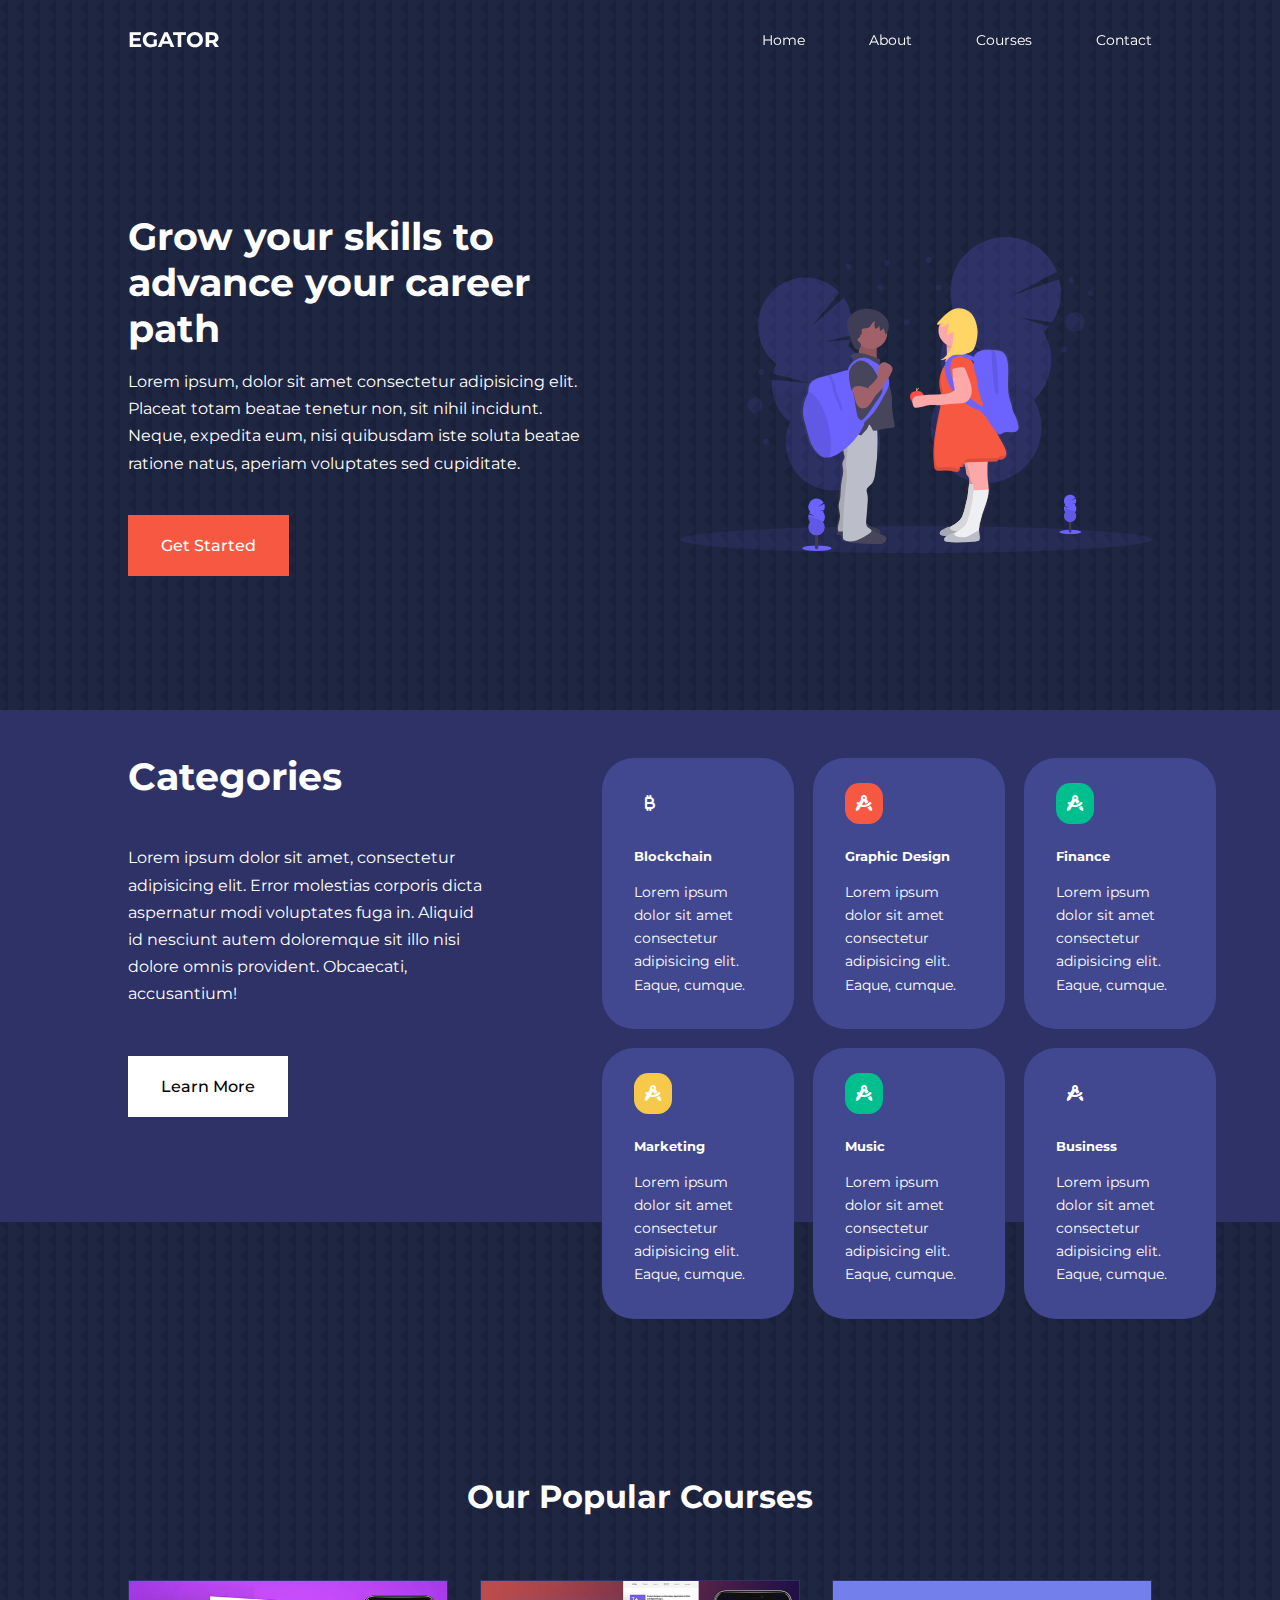
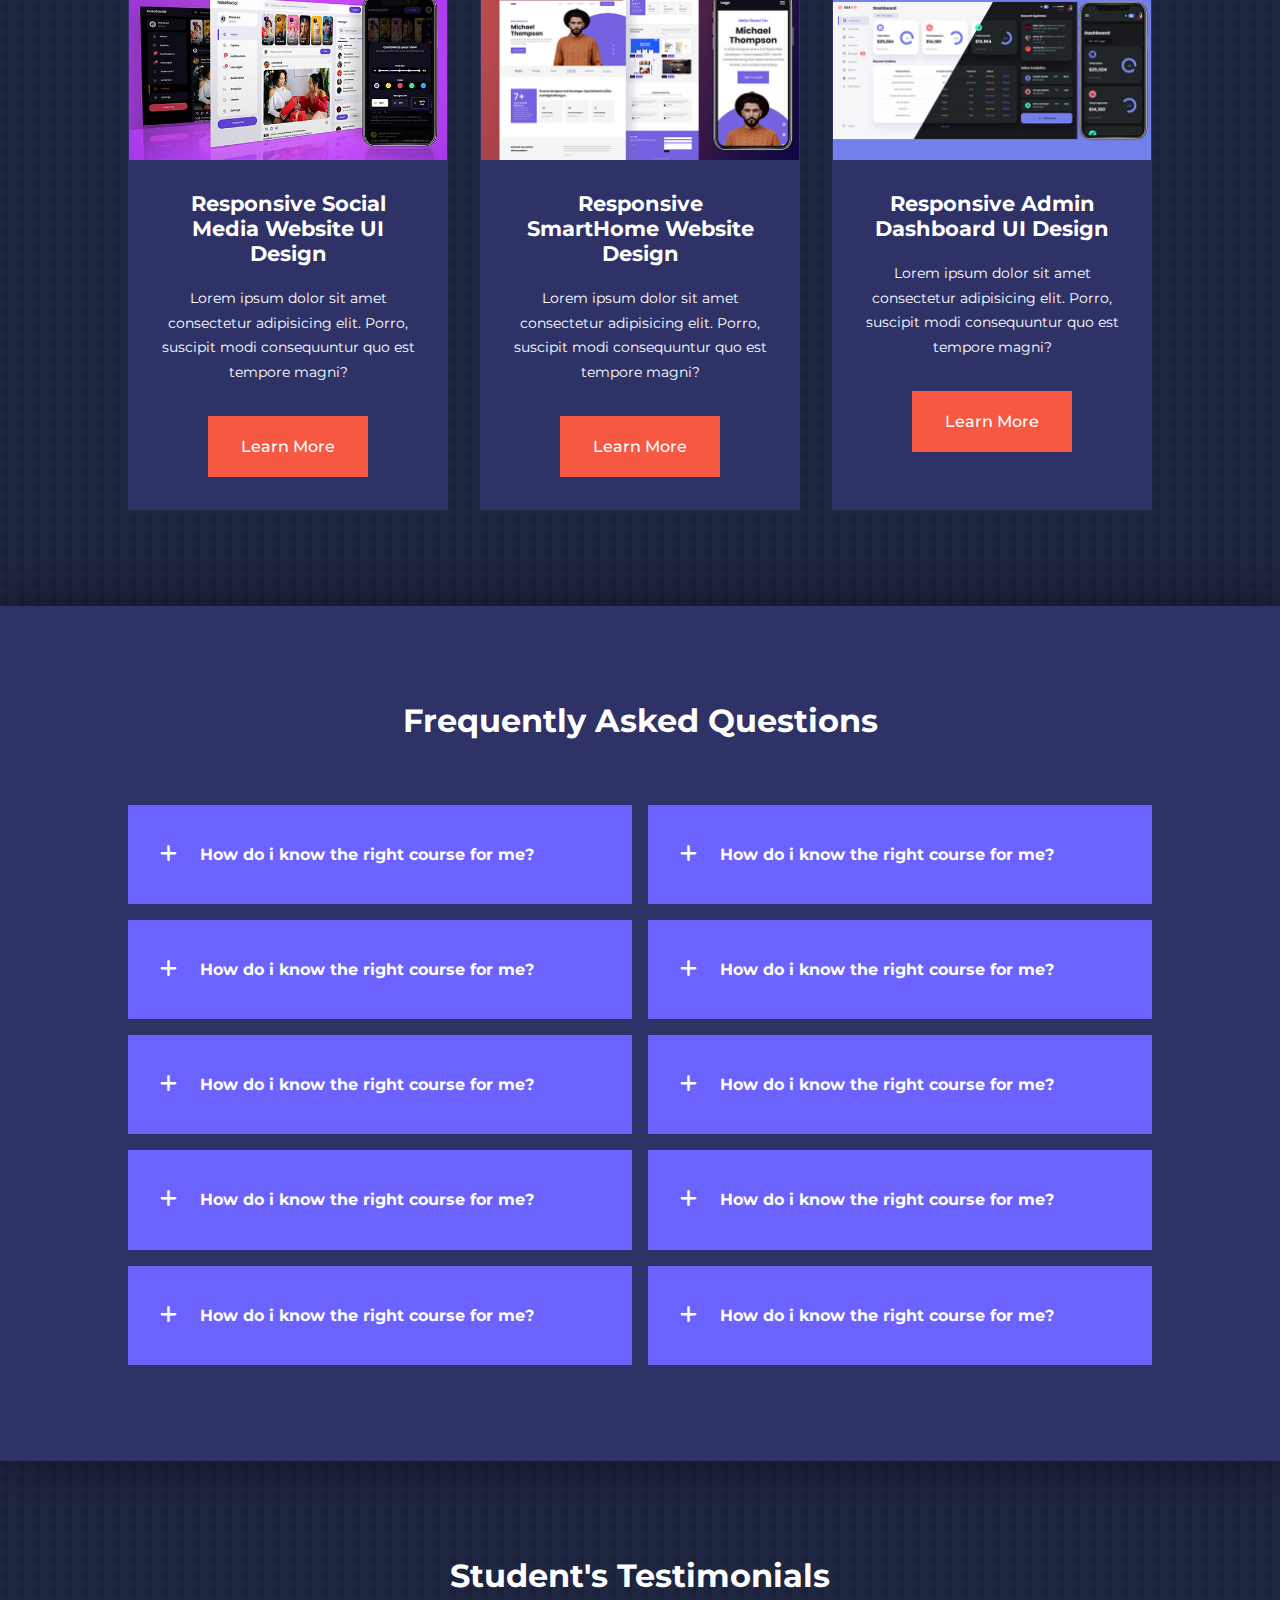
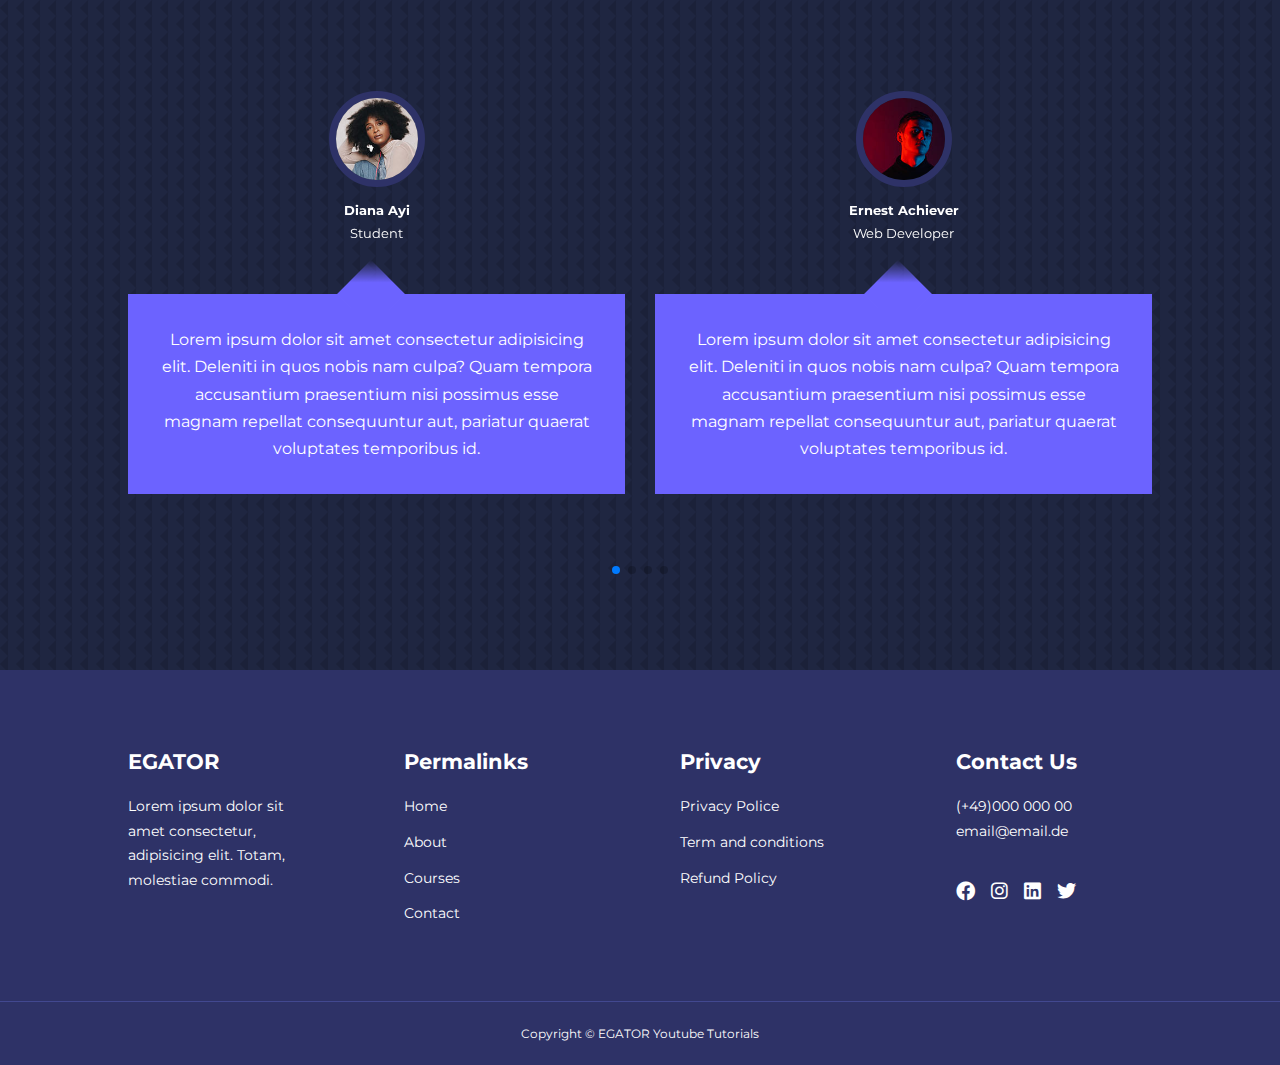
<file: index.html>
<!DOCTYPE html>
<html lang="en">
  <head>
    <meta charset="UTF-8" />
    <meta http-equiv="X-UA-Compatible" content="IE=edge" />
    <meta name="viewport" content="width=device-width, initial-scale=1.0" />
    <!-- Style CSS  -->
    <link rel="stylesheet" href="./css/style.css" />

    <!-- Tablet Media Query CSS  -->
    <link rel="stylesheet" href="./css/tablet-media.css" />

    <!-- Mobile Media Query CSS  -->
    <link rel="stylesheet" href="./css/mobile-media.css" />

    <!-- Fontawesome icons-->
    <link
      rel="stylesheet"
      href="https://cdnjs.cloudflare.com/ajax/libs/font-awesome/6.0.0/css/all.min.css"
    />

    <!-- Google font MONTSERRAT  -->
    <link rel="preconnect" href="https://fonts.googleapis.com" />
    <link rel="preconnect" href="https://fonts.gstatic.com" crossorigin />
    <link
      href="https://fonts.googleapis.com/css2?family=Aladin&family=Montserrat:wght@300;400;500;600;700;800;900&display=swap"
      rel="stylesheet"
    />

    <link
      rel="stylesheet"
      href="https://cdn.jsdelivr.net/npm/swiper@9/swiper-bundle.min.css"
    />

    <!-- Swiper JS  -->
    <title>Education App</title>
  </head>
  <body style="background-image: url('./images/bg-texture.png')">
    <!-- <<<<<<<<<<<< NAVBAR >>>>>>>>>>>>> -->
    <nav>
      <div class="container nav__container">
        <a href="index.html"><h4>EGATOR</h4></a>
        <ul class="nav__menu">
          <li><a href="index.html">Home</a></li>
          <li><a href="about.html">About</a></li>
          <li><a href="courses.html">Courses</a></li>
          <li><a href="contact.html">Contact</a></li>
        </ul>

        <button id="open-menu-btn"><i class="fa-solid fa-bars"></i></button>
        <button id="close-menu-btn">
          <i class="fa-solid fa-xmark"></i>
        </button>
      </div>
    </nav>

    <!-- <<<<<<<<<<<< HEADER >>>>>>>>>>>>> -->
    <header>
      <div class="container header__container">
        <div class="header__left">
          <h1>Grow your skills to advance your career path</h1>
          <p>
            Lorem ipsum, dolor sit amet consectetur adipisicing elit. Placeat
            totam beatae tenetur non, sit nihil incidunt. Neque, expedita eum,
            nisi quibusdam iste soluta beatae ratione natus, aperiam voluptates
            sed cupiditate.
          </p>
          <a href="courses.html" class="btn btn-primary">Get Started</a>
        </div>

        <div class="header__right">
          <div class="header__right-image">
            <img src="./images/header.svg" alt="" />
          </div>
        </div>
      </div>
    </header>

    <!-- <<<<<<<<<<<< CATEGORIES >>>>>>>>>>>>> -->
    <section class="categories">
      <div class="container categories__container">
        <div class="categories__left">
          <h1>Categories</h1>
          <p>
            Lorem ipsum dolor sit amet, consectetur adipisicing elit. Error
            molestias corporis dicta aspernatur modi voluptates fuga in. Aliquid
            id nesciunt autem doloremque sit illo nisi dolore omnis provident.
            Obcaecati, accusantium!
          </p>
          <a href="#" class="btn">Learn More</a>
        </div>
        <div class="categories__right">
          <article class="category">
            <span class="category__icon"
              ><i class="fa-sharp fa-solid fa-bitcoin-sign"></i
            ></span>
            <h5>Blockchain</h5>
            <p>
              Lorem ipsum dolor sit amet consectetur adipisicing elit. Eaque,
              cumque.
            </p>
          </article>

          <article class="category">
            <span class="category__icon">
              <i class="fa-solid fa-compass-drafting"></i>
            </span>
            <h5>Graphic Design</h5>
            <p>
              Lorem ipsum dolor sit amet consectetur adipisicing elit. Eaque,
              cumque.
            </p>
          </article>

          <article class="category">
            <span class="category__icon">
              <i class="fa-solid fa-compass-drafting"></i>
            </span>
            <h5>Finance</h5>
            <p>
              Lorem ipsum dolor sit amet consectetur adipisicing elit. Eaque,
              cumque.
            </p>
          </article>

          <article class="category">
            <span class="category__icon">
              <i class="fa-solid fa-compass-drafting"></i>
            </span>
            <h5>Marketing</h5>
            <p>
              Lorem ipsum dolor sit amet consectetur adipisicing elit. Eaque,
              cumque.
            </p>
          </article>

          <article class="category">
            <span class="category__icon">
              <i class="fa-solid fa-compass-drafting"></i>
            </span>
            <h5>Music</h5>
            <p>
              Lorem ipsum dolor sit amet consectetur adipisicing elit. Eaque,
              cumque.
            </p>
          </article>

          <article class="category">
            <span class="category__icon">
              <i class="fa-solid fa-compass-drafting"></i>
            </span>
            <h5>Business</h5>
            <p>
              Lorem ipsum dolor sit amet consectetur adipisicing elit. Eaque,
              cumque.
            </p>
          </article>
        </div>
      </div>
    </section>

    <!-- <<<<<<<<<<<< COURSES >>>>>>>>>>>>> -->
    <section class="courses">
      <h2>Our Popular Courses</h2>
      <div class="container courses__container">
        <article class="course">
          <div class="course__image">
            <img src="./images/course1.jpg" alt="" />
          </div>
          <div class="course__info">
            <h4>Responsive Social Media Website UI Design</h4>
            <p>
              Lorem ipsum dolor sit amet consectetur adipisicing elit. Porro,
              suscipit modi consequuntur quo est tempore magni?
            </p>
            <a href="course.html" class="btn btn-primary">Learn More</a>
          </div>
        </article>

        <article class="course">
          <div class="course__image">
            <img src="./images/course2.jpg" alt="" />
          </div>
          <div class="course__info">
            <h4>Responsive SmartHome Website Design</h4>
            <p>
              Lorem ipsum dolor sit amet consectetur adipisicing elit. Porro,
              suscipit modi consequuntur quo est tempore magni?
            </p>
            <a href="course.html" class="btn btn-primary">Learn More</a>
          </div>
        </article>

        <article class="course">
          <div class="course__image">
            <img src="./images/course3.jpg" alt="" />
          </div>
          <div class="course__info">
            <h4>Responsive Admin Dashboard UI Design</h4>
            <p>
              Lorem ipsum dolor sit amet consectetur adipisicing elit. Porro,
              suscipit modi consequuntur quo est tempore magni?
            </p>
            <a href="course.html" class="btn btn-primary">Learn More</a>
          </div>
        </article>
      </div>
    </section>

    <!-- <<<<<<<<<<<< FAQS >>>>>>>>>>>>> -->
    <section class="faqs">
      <h2>Frequently Asked Questions</h2>
      <div class="container faqs__container">
        <article class="faq">
          <div class="faq__icon"><i class="fa-solid fa-plus"></i></div>
          <div class="question__answer">
            <h4>How do i know the right course for me?</h4>
            <p>
              Lorem ipsum dolor sit amet consectetur adipisicing elit. Veniam
              dolorem molestiae sunt architecto? Harum dolorem ipsum cumque enim
              exercitationem dolor debitis corporis voluptas obcaecati?
              Reprehenderit iste beatae quidem sint et.
            </p>
          </div>
        </article>

        <article class="faq">
          <div class="faq__icon"><i class="fa-solid fa-plus"></i></div>
          <div class="question__answer">
            <h4>How do i know the right course for me?</h4>
            <p>
              Lorem ipsum dolor sit amet consectetur adipisicing elit. Veniam
              dolorem molestiae sunt architecto? Harum dolorem ipsum cumque enim
              exercitationem dolor debitis corporis voluptas obcaecati?
              Reprehenderit iste beatae quidem sint et.
            </p>
          </div>
        </article>

        <article class="faq">
          <div class="faq__icon"><i class="fa-solid fa-plus"></i></div>
          <div class="question__answer">
            <h4>How do i know the right course for me?</h4>
            <p>
              Lorem ipsum dolor sit amet consectetur adipisicing elit. Veniam
              dolorem molestiae sunt architecto? Harum dolorem ipsum cumque enim
              exercitationem dolor debitis corporis voluptas obcaecati?
              Reprehenderit iste beatae quidem sint et.
            </p>
          </div>
        </article>

        <article class="faq">
          <div class="faq__icon"><i class="fa-solid fa-plus"></i></div>
          <div class="question__answer">
            <h4>How do i know the right course for me?</h4>
            <p>
              Lorem ipsum dolor sit amet consectetur adipisicing elit. Veniam
              dolorem molestiae sunt architecto? Harum dolorem ipsum cumque enim
              exercitationem dolor debitis corporis voluptas obcaecati?
              Reprehenderit iste beatae quidem sint et.
            </p>
          </div>
        </article>

        <article class="faq">
          <div class="faq__icon"><i class="fa-solid fa-plus"></i></div>
          <div class="question__answer">
            <h4>How do i know the right course for me?</h4>
            <p>
              Lorem ipsum dolor sit amet consectetur adipisicing elit. Veniam
              dolorem molestiae sunt architecto? Harum dolorem ipsum cumque enim
              exercitationem dolor debitis corporis voluptas obcaecati?
              Reprehenderit iste beatae quidem sint et.
            </p>
          </div>
        </article>

        <article class="faq">
          <div class="faq__icon"><i class="fa-solid fa-plus"></i></div>
          <div class="question__answer">
            <h4>How do i know the right course for me?</h4>
            <p>
              Lorem ipsum dolor sit amet consectetur adipisicing elit. Veniam
              dolorem molestiae sunt architecto? Harum dolorem ipsum cumque enim
              exercitationem dolor debitis corporis voluptas obcaecati?
              Reprehenderit iste beatae quidem sint et.
            </p>
          </div>
        </article>

        <article class="faq">
          <div class="faq__icon"><i class="fa-solid fa-plus"></i></div>
          <div class="question__answer">
            <h4>How do i know the right course for me?</h4>
            <p>
              Lorem ipsum dolor sit amet consectetur adipisicing elit. Veniam
              dolorem molestiae sunt architecto? Harum dolorem ipsum cumque enim
              exercitationem dolor debitis corporis voluptas obcaecati?
              Reprehenderit iste beatae quidem sint et.
            </p>
          </div>
        </article>

        <article class="faq">
          <div class="faq__icon"><i class="fa-solid fa-plus"></i></div>
          <div class="question__answer">
            <h4>How do i know the right course for me?</h4>
            <p>
              Lorem ipsum dolor sit amet consectetur adipisicing elit. Veniam
              dolorem molestiae sunt architecto? Harum dolorem ipsum cumque enim
              exercitationem dolor debitis corporis voluptas obcaecati?
              Reprehenderit iste beatae quidem sint et.
            </p>
          </div>
        </article>

        <article class="faq">
          <div class="faq__icon"><i class="fa-solid fa-plus"></i></div>
          <div class="question__answer">
            <h4>How do i know the right course for me?</h4>
            <p>
              Lorem ipsum dolor sit amet consectetur adipisicing elit. Veniam
              dolorem molestiae sunt architecto? Harum dolorem ipsum cumque enim
              exercitationem dolor debitis corporis voluptas obcaecati?
              Reprehenderit iste beatae quidem sint et.
            </p>
          </div>
        </article>

        <article class="faq">
          <div class="faq__icon"><i class="fa-solid fa-plus"></i></div>
          <div class="question__answer">
            <h4>How do i know the right course for me?</h4>
            <p>
              Lorem ipsum dolor sit amet consectetur adipisicing elit. Veniam
              dolorem molestiae sunt architecto? Harum dolorem ipsum cumque enim
              exercitationem dolor debitis corporis voluptas obcaecati?
              Reprehenderit iste beatae quidem sint et.
            </p>
          </div>
        </article>
      </div>
    </section>

    <!-- <<<<<<<<<<<< TESTIMONIALS >>>>>>>>>>>>> -->
    <section class="container testimonials__container testimonials__swiper">
      <h2>Student's Testimonials</h2>
      <div class="swiper-wrapper">
        <article class="testimonial swiper-slide">
          <div class="avatar">
            <img src="./images/avatar1.jpg" alt="" />
          </div>
          <div class="testimonial__info">
            <h5>Diana Ayi</h5>
            <small>Student</small>
            <div class="testimonial__body">
              <p>
                Lorem ipsum dolor sit amet consectetur adipisicing elit.
                Deleniti in quos nobis nam culpa? Quam tempora accusantium
                praesentium nisi possimus esse magnam repellat consequuntur aut,
                pariatur quaerat voluptates temporibus id.
              </p>
            </div>
          </div>
        </article>

        <article class="testimonial swiper-slide">
          <div class="avatar">
            <img src="./images/avatar2.jpg" alt="" />
          </div>
          <div class="testimonial__info">
            <h5>Ernest Achiever</h5>
            <small>Web Developer</small>
            <div class="testimonial__body">
              <p>
                Lorem ipsum dolor sit amet consectetur adipisicing elit.
                Deleniti in quos nobis nam culpa? Quam tempora accusantium
                praesentium nisi possimus esse magnam repellat consequuntur aut,
                pariatur quaerat voluptates temporibus id.
              </p>
            </div>
          </div>
        </article>

        <article class="testimonial swiper-slide">
          <div class="avatar">
            <img src="./images/avatar3.jpg" alt="" />
          </div>
          <div class="testimonial__info">
            <h5>Edem Quist</h5>
            <small>Student</small>
            <div class="testimonial__body">
              <p>
                Lorem ipsum dolor sit amet consectetur adipisicing elit.
                Deleniti in quos nobis nam culpa? Quam tempora accusantium
                praesentium nisi possimus esse magnam repellat consequuntur aut,
                pariatur quaerat voluptates temporibus id.
              </p>
            </div>
          </div>
        </article>

        <article class="testimonial swiper-slide">
          <div class="avatar">
            <img src="./images/avatar4.jpg" alt="" />
          </div>
          <div class="testimonial__info">
            <h5>Hajia Bintu</h5>
            <small>Student</small>
            <div class="testimonial__body">
              <p>
                Lorem ipsum dolor sit amet consectetur adipisicing elit.
                Deleniti in quos nobis nam culpa? Quam tempora accusantium
                praesentium nisi possimus esse magnam repellat consequuntur aut,
                pariatur quaerat voluptates temporibus id.
              </p>
            </div>
          </div>
        </article>

        <article class="testimonial swiper-slide">
          <div class="avatar">
            <img src="./images/avatar5.jpg" alt="" />
          </div>
          <div class="testimonial__info">
            <h5>Jane Doe</h5>
            <small>Student</small>
            <div class="testimonial__body">
              <p>
                Lorem ipsum dolor sit amet consectetur adipisicing elit.
                Deleniti in quos nobis nam culpa? Quam tempora accusantium
                praesentium nisi possimus esse magnam repellat consequuntur aut,
                pariatur quaerat voluptates temporibus id.
              </p>
            </div>
          </div>
        </article>
      </div>
      <div class="swiper-pagination"></div>
    </section>

    <!-- <<<<<<<<<<<< FOOTER >>>>>>>>>>>>> -->
    <footer>
      <div class="container footer__container">
        <div class="footer__col-1">
          <a href="index.html" class="footer__logo"><h4>EGATOR</h4></a>
          <p>
            Lorem ipsum dolor sit amet consectetur, adipisicing elit. Totam,
            molestiae commodi.
          </p>
        </div>

        <div class="footer__col-2">
          <h4>Permalinks</h4>
          <ul class="permalinks">
            <li><a href="index.html">Home</a></li>
            <li><a href="about.html">About</a></li>
            <li><a href="courses.html">Courses</a></li>
            <li><a href="contact.html">Contact</a></li>
          </ul>
        </div>

        <div class="footer__col-3">
          <h4>Privacy</h4>
          <ul class="privacy">
            <li><a href="#">Privacy Police</a></li>
            <li><a href="#">Term and conditions</a></li>
            <li><a href="#">Refund Policy</a></li>
          </ul>
        </div>

        <div class="footer__col-4">
          <h4>Contact Us</h4>
          <div>
            <p>(+49)000 000 00</p>
            <p>email@email.de</p>
          </div>

          <ul class="footer__socials">
            <li>
              <a href="#"><i class="fa-brands fa-facebook"></i></a>
            </li>
            <li>
              <a href="#"><i class="fa-brands fa-instagram"></i></a>
            </li>
            <li>
              <a href="#"><i class="fa-brands fa-linkedin"></i></a>
            </li>
            <li>
              <a href="#"><i class="fa-brands fa-twitter"></i></a>
            </li>
          </ul>
        </div>
      </div>

      <div class="footer__copyright">
        <small>Copyright &copy; EGATOR Youtube Tutorials</small>
      </div>
    </footer>

    <script src="script.js"></script>

    <!-- Swiper function  -->
    <script src="https://cdn.jsdelivr.net/npm/swiper@9/swiper-bundle.min.js"></script>
    <script>
      var swiper = new Swiper(".testimonials__swiper", {
        slidesPerView: 1,
        spaceBetween: 30,
        pagination: {
          el: ".swiper-pagination",
          clickable: true,
        },
        // media query >= 600px
        breakpoints: {
          600: {
            slidesPerView: 2,
          },
        },
      });
    </script>
  </body>
</html>
</file>
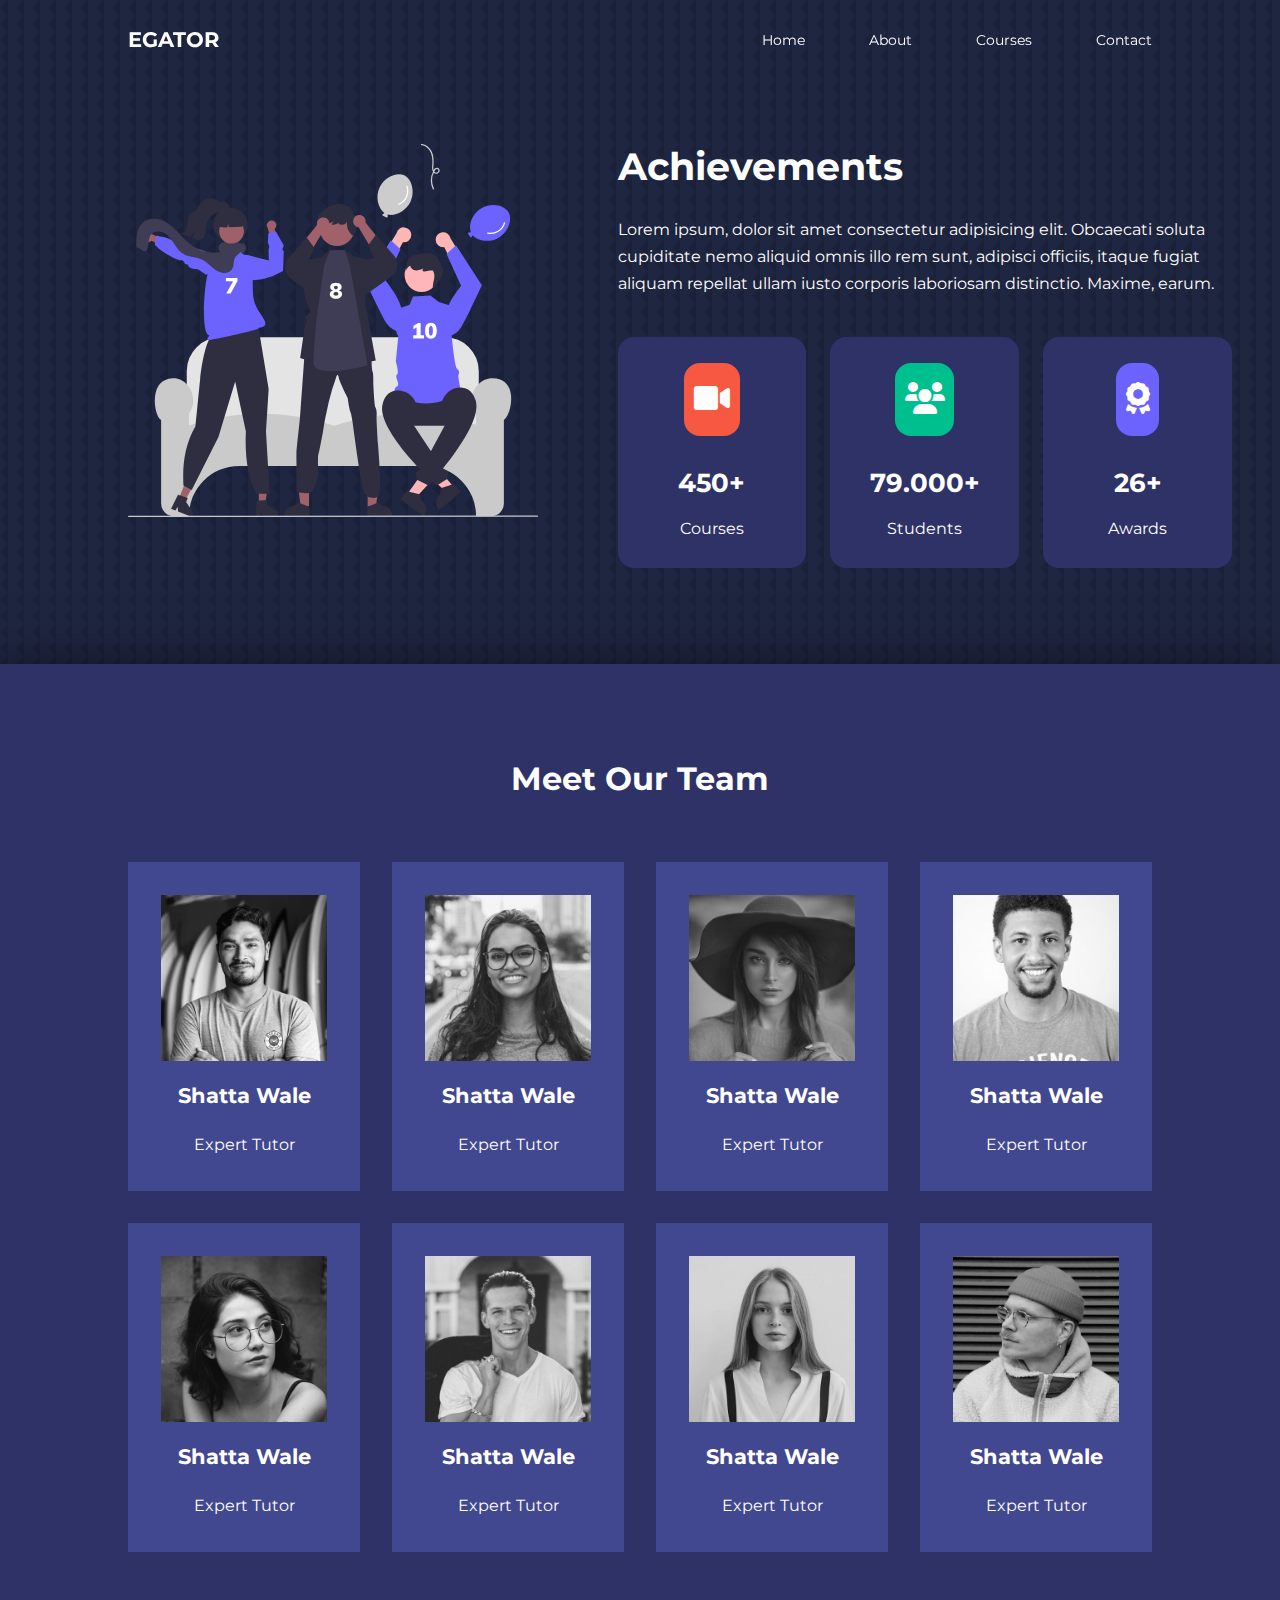
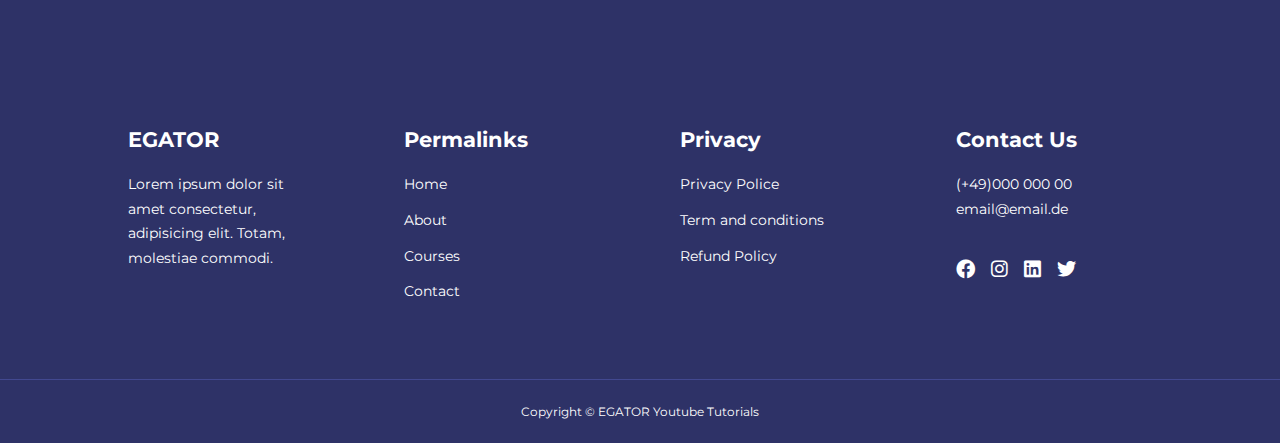
<file: about.html>
<!DOCTYPE html>
<html lang="en">
  <head>
    <meta charset="UTF-8" />
    <meta http-equiv="X-UA-Compatible" content="IE=edge" />
    <meta name="viewport" content="width=device-width, initial-scale=1.0" />
    <!-- Style CSS  -->
    <link rel="stylesheet" href="./css/style.css" />
    <link rel="stylesheet" href="./css/about.css" />

    <!-- Tablet Media Query CSS  -->
    <link rel="stylesheet" href="./css/tablet-media.css" />

    <!-- Mobile Media Query CSS  -->
    <link rel="stylesheet" href="./css/mobile-media.css" />

    <!-- Fontawesome icons-->
    <link
      rel="stylesheet"
      href="https://cdnjs.cloudflare.com/ajax/libs/font-awesome/6.0.0/css/all.min.css"
    />

    <!-- Google font MONTSERRAT  -->
    <link rel="preconnect" href="https://fonts.googleapis.com" />
    <link rel="preconnect" href="https://fonts.gstatic.com" crossorigin />
    <link
      href="https://fonts.googleapis.com/css2?family=Aladin&family=Montserrat:wght@300;400;500;600;700;800;900&display=swap"
      rel="stylesheet"
    />

    <title>Education App</title>
  </head>
  <body style="background-image: url('./images/bg-texture.png')">
    <!-- <<<<<<<<<<<< NAVBAR >>>>>>>>>>>>> -->
    <nav>
      <div class="container nav__container">
        <a href="index.html"><h4>EGATOR</h4></a>
        <ul class="nav__menu">
          <li><a href="index.html">Home</a></li>
          <li><a href="about.html">About</a></li>
          <li><a href="courses.html">Courses</a></li>
          <li><a href="contact.html">Contact</a></li>
        </ul>

        <button id="open-menu-btn"><i class="fa-solid fa-bars"></i></button>
        <button id="close-menu-btn">
          <i class="fa-solid fa-xmark"></i>
        </button>
      </div>
    </nav>

    <!-- <<<<<<<<<<<< ACHIEVEMENTS >>>>>>>>>>>>> -->
    <section class="about__achievements">
      <div class="container about__achievements-container">
        <div class="about__achievements-left">
          <img src="./images/about achievements.svg" alt="" />
        </div>
        <div class="about__achievements-right">
          <h1>Achievements</h1>
          <p>
            Lorem ipsum, dolor sit amet consectetur adipisicing elit. Obcaecati
            soluta cupiditate nemo aliquid omnis illo rem sunt, adipisci
            officiis, itaque fugiat aliquam repellat ullam iusto corporis
            laboriosam distinctio. Maxime, earum.
          </p>
          <div class="achievements__cards">
            <article class="achievements__card">
              <span class="acheivements__icon"
                ><i class="fa-solid fa-video"></i
              ></span>
              <h3>450+</h3>
              <p>Courses</p>
            </article>

            <article class="achievements__card">
              <span class="acheivements__icon"
                ><i class="fa-solid fa-users"></i
              ></span>
              <h3>79.000+</h3>
              <p>Students</p>
            </article>

            <article class="achievements__card">
              <span class="acheivements__icon"
                ><i class="fa-solid fa-award"></i
              ></span>
              <h3>26+</h3>
              <p>Awards</p>
            </article>
          </div>
        </div>
      </div>
    </section>

    <!-- <<<<<<<<<<<< TEAMS >>>>>>>>>>>>> -->
    <section class="team">
      <h2>Meet Our Team</h2>
      <div class="container team-container">
        <article class="team__member">
          <div class="team__member-image">
            <img src="images/tm1.jpg" alt="" />
          </div>
          <div class="team__member-info">
            <h4>Shatta Wale</h4>
            <p>Expert Tutor</p>
          </div>
          <div class="team__member-socials">
            <a href="https://instagram.com" target="_blank"
              ><i class="fa-brands fa-instagram"></i
            ></a>
            <a href="https://twitter.com" target="_blank"
              ><i class="fa-brands fa-twitter"></i
            ></a>
            <a href="https://linkedin.com" target="_blank"
              ><i class="fa-brands fa-linkedin"></i
            ></a>
          </div>
        </article>

        <article class="team__member">
          <div class="team__member-image">
            <img src="images/tm2.jpg" alt="" />
          </div>
          <div class="team__member-info">
            <h4>Shatta Wale</h4>
            <p>Expert Tutor</p>
          </div>
          <div class="team__member-socials">
            <a href="https://instagram.com" target="_blank"
              ><i class="fa-brands fa-instagram"></i
            ></a>
            <a href="https://twitter.com" target="_blank"
              ><i class="fa-brands fa-twitter"></i
            ></a>
            <a href="https://linkedin.com" target="_blank"
              ><i class="fa-brands fa-linkedin"></i
            ></a>
          </div>
        </article>

        <article class="team__member">
          <div class="team__member-image">
            <img src="images/tm3.jpg" alt="" />
          </div>
          <div class="team__member-info">
            <h4>Shatta Wale</h4>
            <p>Expert Tutor</p>
          </div>
          <div class="team__member-socials">
            <a href="https://instagram.com" target="_blank"
              ><i class="fa-brands fa-instagram"></i
            ></a>
            <a href="https://twitter.com" target="_blank"
              ><i class="fa-brands fa-twitter"></i
            ></a>
            <a href="https://linkedin.com" target="_blank"
              ><i class="fa-brands fa-linkedin"></i
            ></a>
          </div>
        </article>

        <article class="team__member">
          <div class="team__member-image">
            <img src="images/tm4.jpg" alt="" />
          </div>
          <div class="team__member-info">
            <h4>Shatta Wale</h4>
            <p>Expert Tutor</p>
          </div>
          <div class="team__member-socials">
            <a href="https://instagram.com" target="_blank"
              ><i class="fa-brands fa-instagram"></i
            ></a>
            <a href="https://twitter.com" target="_blank"
              ><i class="fa-brands fa-twitter"></i
            ></a>
            <a href="https://linkedin.com" target="_blank"
              ><i class="fa-brands fa-linkedin"></i
            ></a>
          </div>
        </article>

        <article class="team__member">
          <div class="team__member-image">
            <img src="images/tm5.jpg" alt="" />
          </div>
          <div class="team__member-info">
            <h4>Shatta Wale</h4>
            <p>Expert Tutor</p>
          </div>
          <div class="team__member-socials">
            <a href="https://instagram.com" target="_blank"
              ><i class="fa-brands fa-instagram"></i
            ></a>
            <a href="https://twitter.com" target="_blank"
              ><i class="fa-brands fa-twitter"></i
            ></a>
            <a href="https://linkedin.com" target="_blank"
              ><i class="fa-brands fa-linkedin"></i
            ></a>
          </div>
        </article>

        <article class="team__member">
          <div class="team__member-image">
            <img src="images/tm6.jpg" alt="" />
          </div>
          <div class="team__member-info">
            <h4>Shatta Wale</h4>
            <p>Expert Tutor</p>
          </div>
          <div class="team__member-socials">
            <a href="https://instagram.com" target="_blank"
              ><i class="fa-brands fa-instagram"></i
            ></a>
            <a href="https://twitter.com" target="_blank"
              ><i class="fa-brands fa-twitter"></i
            ></a>
            <a href="https://linkedin.com" target="_blank"
              ><i class="fa-brands fa-linkedin"></i
            ></a>
          </div>
        </article>

        <article class="team__member">
          <div class="team__member-image">
            <img src="images/tm7.jpg" alt="" />
          </div>
          <div class="team__member-info">
            <h4>Shatta Wale</h4>
            <p>Expert Tutor</p>
          </div>
          <div class="team__member-socials">
            <a href="https://instagram.com" target="_blank"
              ><i class="fa-brands fa-instagram"></i
            ></a>
            <a href="https://twitter.com" target="_blank"
              ><i class="fa-brands fa-twitter"></i
            ></a>
            <a href="https://linkedin.com" target="_blank"
              ><i class="fa-brands fa-linkedin"></i
            ></a>
          </div>
        </article>

        <article class="team__member">
          <div class="team__member-image">
            <img src="images/tm8.jpg" alt="" />
          </div>
          <div class="team__member-info">
            <h4>Shatta Wale</h4>
            <p>Expert Tutor</p>
          </div>
          <div class="team__member-socials">
            <a href="https://instagram.com" target="_blank"
              ><i class="fa-brands fa-instagram"></i
            ></a>
            <a href="https://twitter.com" target="_blank"
              ><i class="fa-brands fa-twitter"></i
            ></a>
            <a href="https://linkedin.com" target="_blank"
              ><i class="fa-brands fa-linkedin"></i
            ></a>
          </div>
        </article>
      </div>
    </section>

    <!-- <<<<<<<<<<<< FOOTER >>>>>>>>>>>>> -->
    <footer>
      <div class="container footer__container">
        <div class="footer__col-1">
          <a href="index.html" class="footer__logo"><h4>EGATOR</h4></a>
          <p>
            Lorem ipsum dolor sit amet consectetur, adipisicing elit. Totam,
            molestiae commodi.
          </p>
        </div>

        <div class="footer__col-2">
          <h4>Permalinks</h4>
          <ul class="permalinks">
            <li><a href="index.html">Home</a></li>
            <li><a href="about.html">About</a></li>
            <li><a href="courses.html">Courses</a></li>
            <li><a href="contact.html">Contact</a></li>
          </ul>
        </div>

        <div class="footer__col-3">
          <h4>Privacy</h4>
          <ul class="privacy">
            <li><a href="#">Privacy Police</a></li>
            <li><a href="#">Term and conditions</a></li>
            <li><a href="#">Refund Policy</a></li>
          </ul>
        </div>

        <div class="footer__col-4">
          <h4>Contact Us</h4>
          <div>
            <p>(+49)000 000 00</p>
            <p>email@email.de</p>
          </div>

          <ul class="footer__socials">
            <li>
              <a href="#"><i class="fa-brands fa-facebook"></i></a>
            </li>
            <li>
              <a href="#"><i class="fa-brands fa-instagram"></i></a>
            </li>
            <li>
              <a href="#"><i class="fa-brands fa-linkedin"></i></a>
            </li>
            <li>
              <a href="#"><i class="fa-brands fa-twitter"></i></a>
            </li>
          </ul>
        </div>
      </div>

      <div class="footer__copyright">
        <small>Copyright &copy; EGATOR Youtube Tutorials</small>
      </div>
    </footer>

    <script src="script.js"></script>
  </body>
</html>
</file>
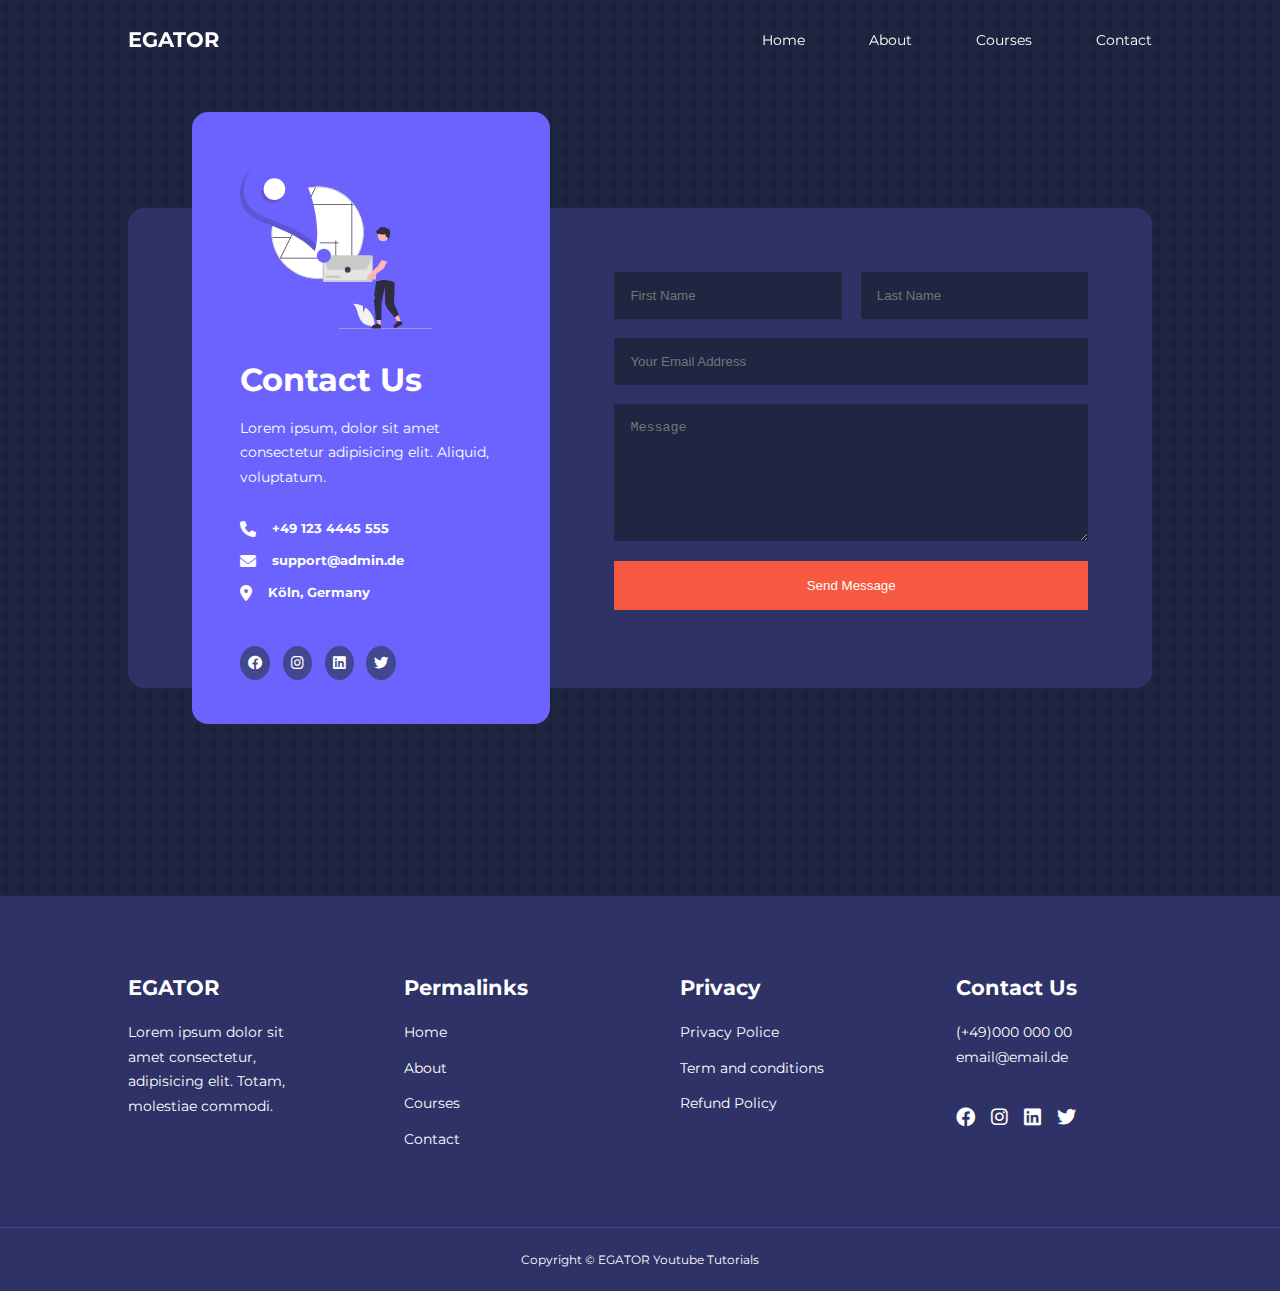
<file: contact.html>
<!DOCTYPE html>
<html lang="en">
  <head>
    <meta charset="UTF-8" />
    <meta http-equiv="X-UA-Compatible" content="IE=edge" />
    <meta name="viewport" content="width=device-width, initial-scale=1.0" />
    <!-- Style CSS  -->
    <link rel="stylesheet" href="./css/style.css" />
    <link rel="stylesheet" href="./css/contact.css" />

    <!-- Tablet Media Query CSS  -->
    <link rel="stylesheet" href="./css/tablet-media.css" />

    <!-- Mobile Media Query CSS  -->
    <link rel="stylesheet" href="./css/mobile-media.css" />

    <!-- Fontawesome icons-->
    <link
      rel="stylesheet"
      href="https://cdnjs.cloudflare.com/ajax/libs/font-awesome/6.0.0/css/all.min.css"
    />

    <!-- Google font MONTSERRAT  -->
    <link rel="preconnect" href="https://fonts.googleapis.com" />
    <link rel="preconnect" href="https://fonts.gstatic.com" crossorigin />
    <link
      href="https://fonts.googleapis.com/css2?family=Aladin&family=Montserrat:wght@300;400;500;600;700;800;900&display=swap"
      rel="stylesheet"
    />

    <link
      rel="stylesheet"
      href="https://cdn.jsdelivr.net/npm/swiper@9/swiper-bundle.min.css"
    />
    <!-- Swiper JS  -->
    <title>Education App</title>
  </head>
  <body style="background-image: url('./images/bg-texture.png')">
    <!-- <<<<<<<<<<<< NAVBAR >>>>>>>>>>>>> -->
    <nav>
      <div class="container nav__container">
        <a href="index.html"><h4>EGATOR</h4></a>
        <ul class="nav__menu">
          <li><a href="index.html">Home</a></li>
          <li><a href="about.html">About</a></li>
          <li><a href="courses.html">Courses</a></li>
          <li><a href="contact.html">Contact</a></li>
        </ul>

        <button id="open-menu-btn"><i class="fa-solid fa-bars"></i></button>
        <button id="close-menu-btn">
          <i class="fa-solid fa-xmark"></i>
        </button>
      </div>
    </nav>

    <!-- <<<<<<<<<<<< CONATCT >>>>>>>>>>>>> -->
    <section class="contact">
      <div class="container contact__container">
        <aside class="contact__aside">
          <div class="aside__image">
            <img src="images/contact.svg" alt="" />
          </div>
          <h2>Contact Us</h2>
          <p>
            Lorem ipsum, dolor sit amet consectetur adipisicing elit. Aliquid,
            voluptatum.
          </p>
          <ul class="contact__details">
            <li>
              <i class="fa-solid fa-phone"></i>
              <h5>+49 123 4445 555</h5>
            </li>
            <li>
              <i class="fa-solid fa-envelope"></i>
              <h5>support@admin.de</h5>
            </li>
            <li>
              <i class="fa-sharp fa-solid fa-location-dot"></i>
              <h5>Köln, Germany</h5>
            </li>
          </ul>
          <ul class="contact__socials">
            <li>
              <a href="#"><i class="fa-brands fa-facebook"></i></a>
            </li>
            <li>
              <a href="#"><i class="fa-brands fa-instagram"></i></a>
            </li>
            <li>
              <a href="#"><i class="fa-brands fa-linkedin"></i></a>
            </li>
            <li>
              <a href="#"><i class="fa-brands fa-twitter"></i></a>
            </li>
          </ul>
        </aside>

        <form
          action="https://formspree.io/f/xeqwzbdw"
          method="POST"
          class="contact__form"
        >
          <div class="form__name">
            <input
              type="text"
              name="First Name"
              placeholder="First Name"
              required
            />
            <input
              type="text"
              name="Last Name"
              placeholder="Last Name"
              required
            />
          </div>
          <input
            type="email"
            name="Email Address"
            placeholder="Your Email Address"
            required
          />
          <textarea
            name="message"
            rows="7"
            placeholder="Message"
            required
          ></textarea>
          <button type="submit" class="btn btn-primary" id="btn">
            Send Message
          </button>
        </form>
      </div>
    </section>

    <!-- <<<<<<<<<<<< FOOTER >>>>>>>>>>>>> -->
    <footer>
      <div class="container footer__container">
        <div class="footer__col-1">
          <a href="index.html" class="footer__logo"><h4>EGATOR</h4></a>
          <p>
            Lorem ipsum dolor sit amet consectetur, adipisicing elit. Totam,
            molestiae commodi.
          </p>
        </div>

        <div class="footer__col-2">
          <h4>Permalinks</h4>
          <ul class="permalinks">
            <li><a href="index.html">Home</a></li>
            <li><a href="about.html">About</a></li>
            <li><a href="courses.html">Courses</a></li>
            <li><a href="contact.html">Contact</a></li>
          </ul>
        </div>

        <div class="footer__col-3">
          <h4>Privacy</h4>
          <ul class="privacy">
            <li><a href="#">Privacy Police</a></li>
            <li><a href="#">Term and conditions</a></li>
            <li><a href="#">Refund Policy</a></li>
          </ul>
        </div>

        <div class="footer__col-4">
          <h4>Contact Us</h4>
          <div>
            <p>(+49)000 000 00</p>
            <p>email@email.de</p>
          </div>

          <ul class="footer__socials">
            <li>
              <a href="#"><i class="fa-brands fa-facebook"></i></a>
            </li>
            <li>
              <a href="#"><i class="fa-brands fa-instagram"></i></a>
            </li>
            <li>
              <a href="#"><i class="fa-brands fa-linkedin"></i></a>
            </li>
            <li>
              <a href="#"><i class="fa-brands fa-twitter"></i></a>
            </li>
          </ul>
        </div>
      </div>

      <div class="footer__copyright">
        <small>Copyright &copy; EGATOR Youtube Tutorials</small>
      </div>
    </footer>

    <script src="script.js"></script>
  </body>
</html>
</file>
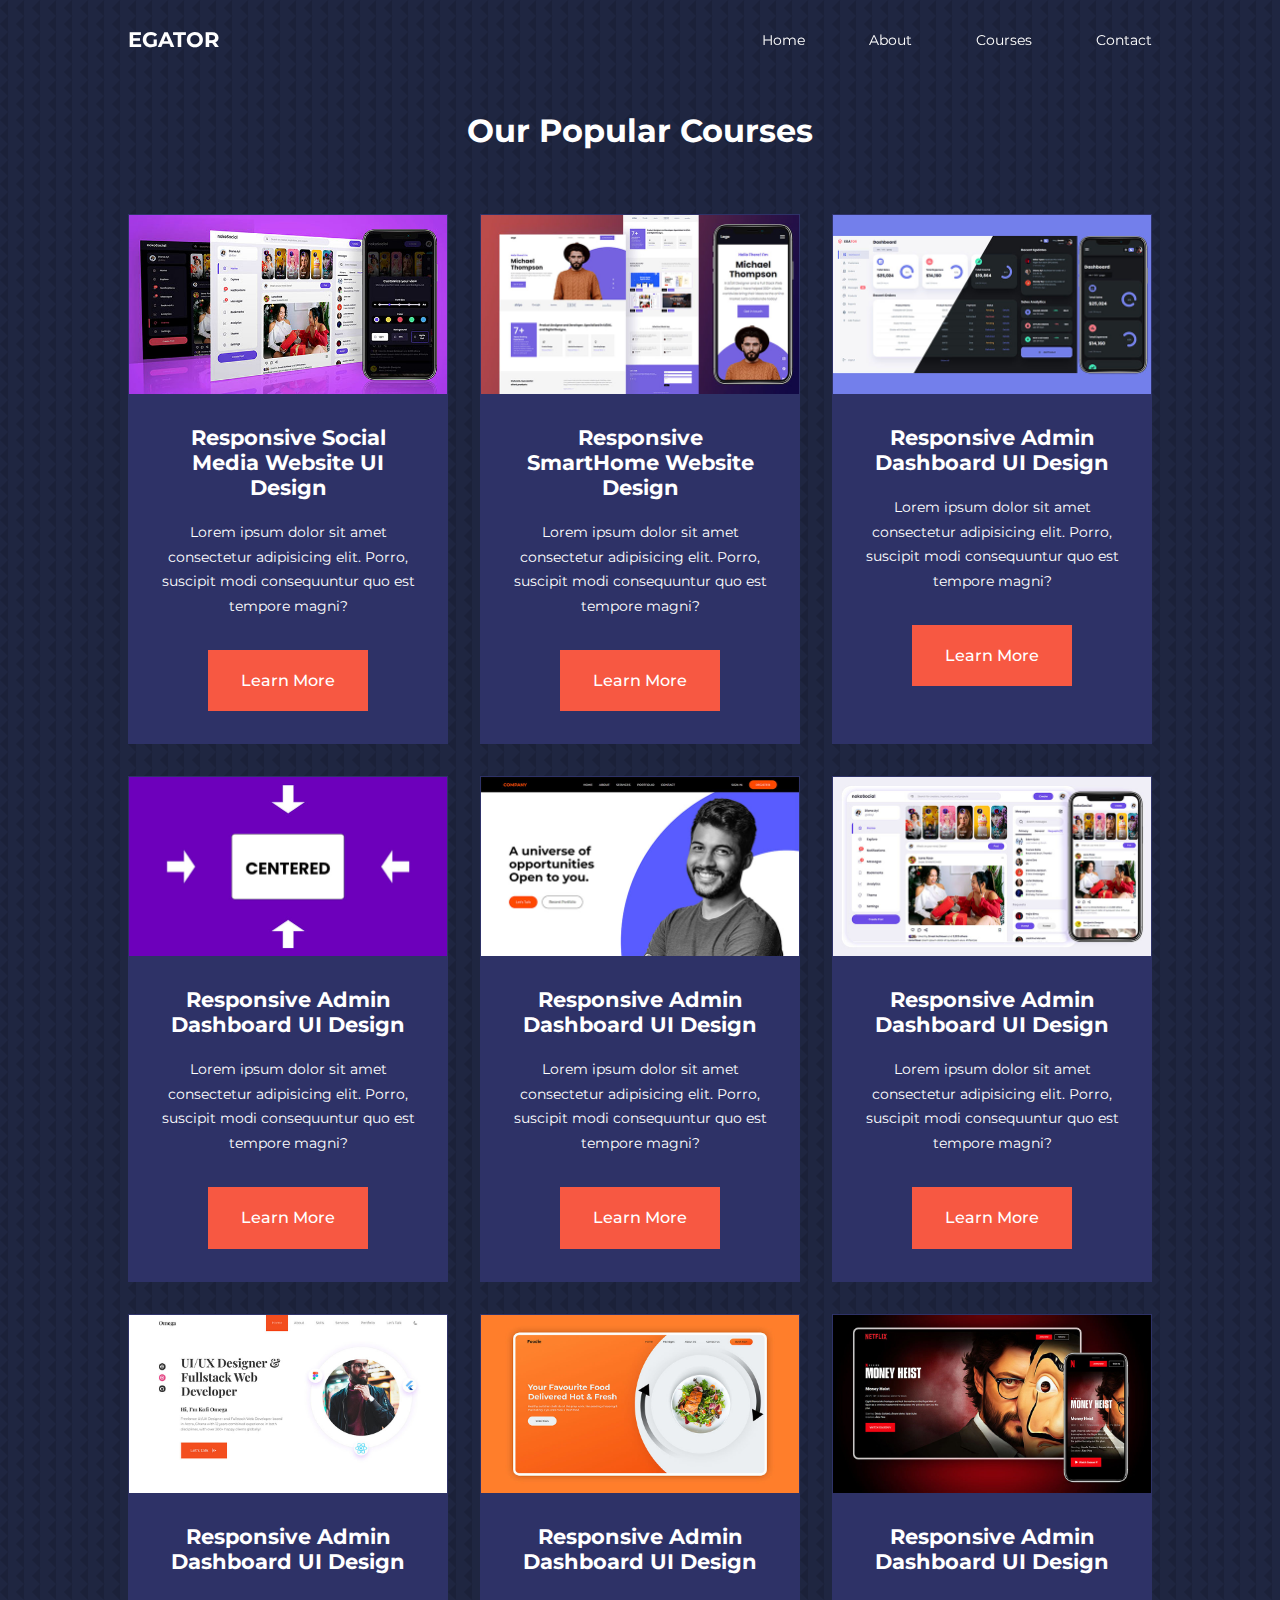
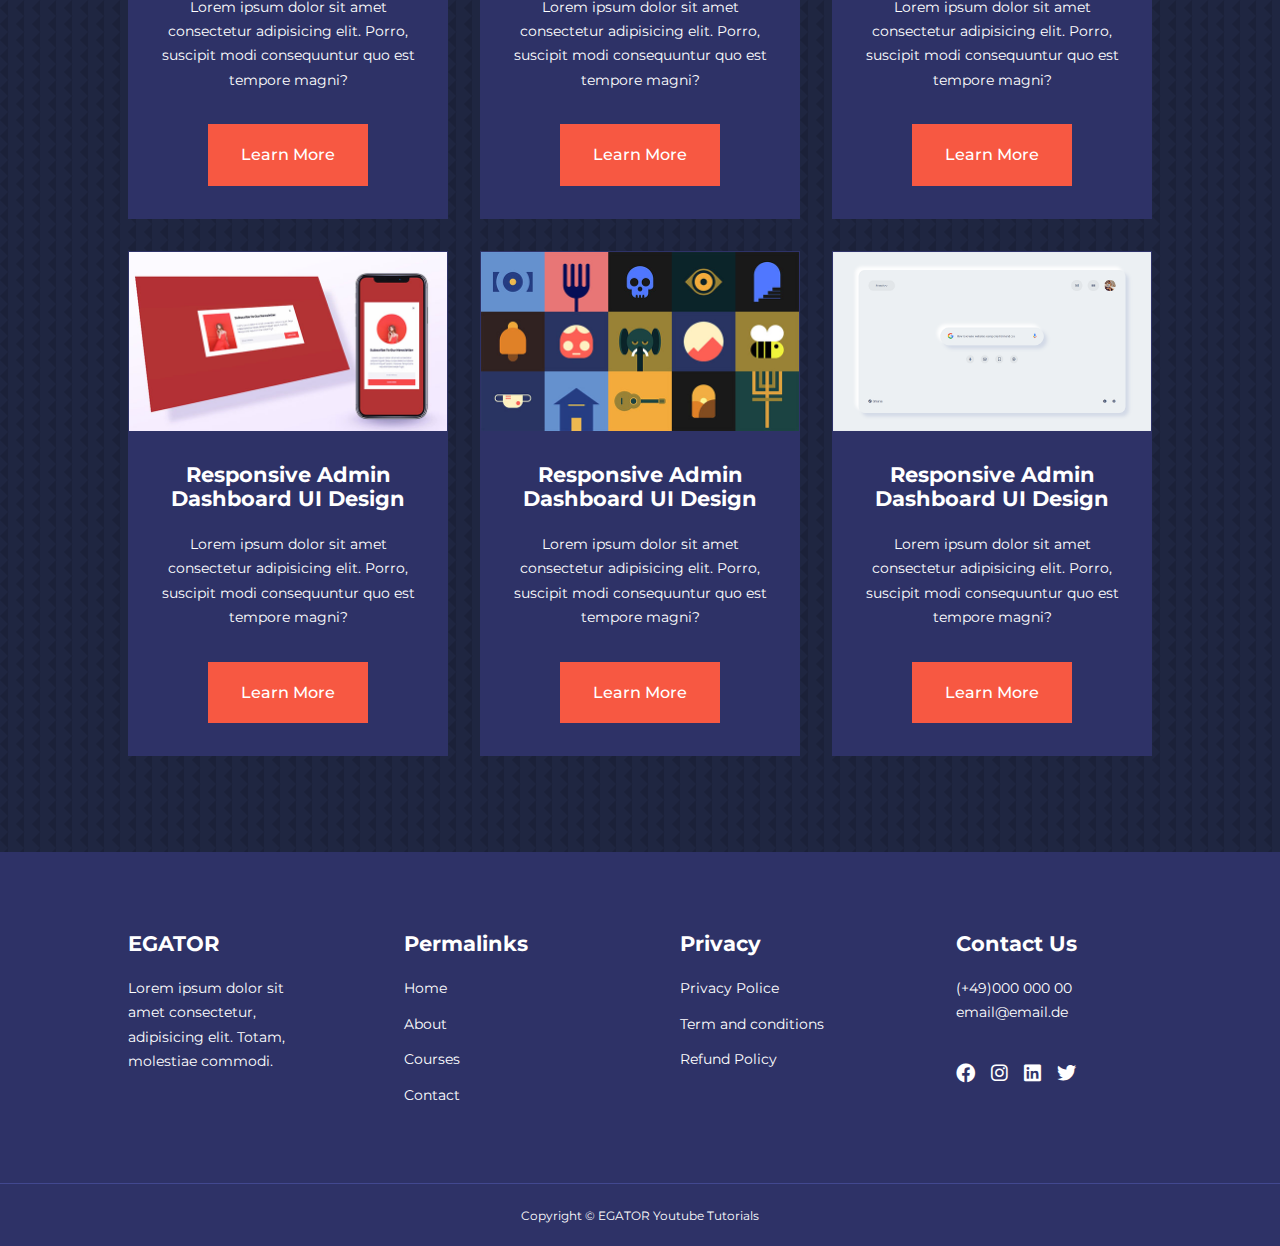
<file: courses.html>
<!DOCTYPE html>
<html lang="en">
  <head>
    <meta charset="UTF-8" />
    <meta http-equiv="X-UA-Compatible" content="IE=edge" />
    <meta name="viewport" content="width=device-width, initial-scale=1.0" />
    <!-- Style CSS  -->
    <link rel="stylesheet" href="./css/style.css" />

    <!-- Tablet Media Query CSS  -->
    <link rel="stylesheet" href="./css/tablet-media.css" />

    <!-- Mobile Media Query CSS  -->
    <link rel="stylesheet" href="./css/mobile-media.css" />

    <!-- Fontawesome icons-->
    <link
      rel="stylesheet"
      href="https://cdnjs.cloudflare.com/ajax/libs/font-awesome/6.0.0/css/all.min.css"
    />

    <!-- Google font MONTSERRAT  -->
    <link rel="preconnect" href="https://fonts.googleapis.com" />
    <link rel="preconnect" href="https://fonts.gstatic.com" crossorigin />
    <link
      href="https://fonts.googleapis.com/css2?family=Aladin&family=Montserrat:wght@300;400;500;600;700;800;900&display=swap"
      rel="stylesheet"
    />

    <title>Education App</title>
  </head>
  <body style="background-image: url('./images/bg-texture.png')">
    <!-- <<<<<<<<<<<< NAVBAR >>>>>>>>>>>>> -->
    <nav>
      <div class="container nav__container">
        <a href="index.html"><h4>EGATOR</h4></a>
        <ul class="nav__menu">
          <li><a href="index.html">Home</a></li>
          <li><a href="about.html">About</a></li>
          <li><a href="courses.html">Courses</a></li>
          <li><a href="contact.html">Contact</a></li>
        </ul>

        <button id="open-menu-btn"><i class="fa-solid fa-bars"></i></button>
        <button id="close-menu-btn">
          <i class="fa-solid fa-xmark"></i>
        </button>
      </div>
    </nav>

    <!-- <<<<<<<<<<<< COURSES >>>>>>>>>>>>> -->
    <section class="courses" style="margin-top: 1rem">
      <h2>Our Popular Courses</h2>
      <div class="container courses__container">
        <article class="course">
          <div class="course__image">
            <img src="./images/course1.jpg" alt="" />
          </div>
          <div class="course__info">
            <h4>Responsive Social Media Website UI Design</h4>
            <p>
              Lorem ipsum dolor sit amet consectetur adipisicing elit. Porro,
              suscipit modi consequuntur quo est tempore magni?
            </p>
            <a href="course.html" class="btn btn-primary">Learn More</a>
          </div>
        </article>

        <article class="course">
          <div class="course__image">
            <img src="./images/course2.jpg" alt="" />
          </div>
          <div class="course__info">
            <h4>Responsive SmartHome Website Design</h4>
            <p>
              Lorem ipsum dolor sit amet consectetur adipisicing elit. Porro,
              suscipit modi consequuntur quo est tempore magni?
            </p>
            <a href="course.html" class="btn btn-primary">Learn More</a>
          </div>
        </article>

        <article class="course">
          <div class="course__image">
            <img src="./images/course3.jpg" alt="" />
          </div>
          <div class="course__info">
            <h4>Responsive Admin Dashboard UI Design</h4>
            <p>
              Lorem ipsum dolor sit amet consectetur adipisicing elit. Porro,
              suscipit modi consequuntur quo est tempore magni?
            </p>
            <a href="course.html" class="btn btn-primary">Learn More</a>
          </div>
        </article>

        <article class="course">
          <div class="course__image">
            <img src="./images/course4.jpg" alt="" />
          </div>
          <div class="course__info">
            <h4>Responsive Admin Dashboard UI Design</h4>
            <p>
              Lorem ipsum dolor sit amet consectetur adipisicing elit. Porro,
              suscipit modi consequuntur quo est tempore magni?
            </p>
            <a href="course.html" class="btn btn-primary">Learn More</a>
          </div>
        </article>

        <article class="course">
          <div class="course__image">
            <img src="./images/course5.jpg" alt="" />
          </div>
          <div class="course__info">
            <h4>Responsive Admin Dashboard UI Design</h4>
            <p>
              Lorem ipsum dolor sit amet consectetur adipisicing elit. Porro,
              suscipit modi consequuntur quo est tempore magni?
            </p>
            <a href="course.html" class="btn btn-primary">Learn More</a>
          </div>
        </article>

        <article class="course">
          <div class="course__image">
            <img src="./images/course6.jpg" alt="" />
          </div>
          <div class="course__info">
            <h4>Responsive Admin Dashboard UI Design</h4>
            <p>
              Lorem ipsum dolor sit amet consectetur adipisicing elit. Porro,
              suscipit modi consequuntur quo est tempore magni?
            </p>
            <a href="course.html" class="btn btn-primary">Learn More</a>
          </div>
        </article>

        <article class="course">
          <div class="course__image">
            <img src="./images/course7.jpg" alt="" />
          </div>
          <div class="course__info">
            <h4>Responsive Admin Dashboard UI Design</h4>
            <p>
              Lorem ipsum dolor sit amet consectetur adipisicing elit. Porro,
              suscipit modi consequuntur quo est tempore magni?
            </p>
            <a href="course.html" class="btn btn-primary">Learn More</a>
          </div>
        </article>

        <article class="course">
          <div class="course__image">
            <img src="./images/course8.jpg" alt="" />
          </div>
          <div class="course__info">
            <h4>Responsive Admin Dashboard UI Design</h4>
            <p>
              Lorem ipsum dolor sit amet consectetur adipisicing elit. Porro,
              suscipit modi consequuntur quo est tempore magni?
            </p>
            <a href="course.html" class="btn btn-primary">Learn More</a>
          </div>
        </article>

        <article class="course">
          <div class="course__image">
            <img src="./images/course9.jpg" alt="" />
          </div>
          <div class="course__info">
            <h4>Responsive Admin Dashboard UI Design</h4>
            <p>
              Lorem ipsum dolor sit amet consectetur adipisicing elit. Porro,
              suscipit modi consequuntur quo est tempore magni?
            </p>
            <a href="course.html" class="btn btn-primary">Learn More</a>
          </div>
        </article>

        <article class="course">
          <div class="course__image">
            <img src="./images/course10.jpg" alt="" />
          </div>
          <div class="course__info">
            <h4>Responsive Admin Dashboard UI Design</h4>
            <p>
              Lorem ipsum dolor sit amet consectetur adipisicing elit. Porro,
              suscipit modi consequuntur quo est tempore magni?
            </p>
            <a href="course.html" class="btn btn-primary">Learn More</a>
          </div>
        </article>

        <article class="course">
          <div class="course__image">
            <img src="./images/course11.jpg" alt="" />
          </div>
          <div class="course__info">
            <h4>Responsive Admin Dashboard UI Design</h4>
            <p>
              Lorem ipsum dolor sit amet consectetur adipisicing elit. Porro,
              suscipit modi consequuntur quo est tempore magni?
            </p>
            <a href="course.html" class="btn btn-primary">Learn More</a>
          </div>
        </article>

        <article class="course">
          <div class="course__image">
            <img src="./images/course12.jpg" alt="" />
          </div>
          <div class="course__info">
            <h4>Responsive Admin Dashboard UI Design</h4>
            <p>
              Lorem ipsum dolor sit amet consectetur adipisicing elit. Porro,
              suscipit modi consequuntur quo est tempore magni?
            </p>
            <a href="course.html" class="btn btn-primary">Learn More</a>
          </div>
        </article>
      </div>
    </section>

    <!-- <<<<<<<<<<<< FOOTER >>>>>>>>>>>>> -->
    <footer>
      <div class="container footer__container">
        <div class="footer__col-1">
          <a href="index.html" class="footer__logo"><h4>EGATOR</h4></a>
          <p>
            Lorem ipsum dolor sit amet consectetur, adipisicing elit. Totam,
            molestiae commodi.
          </p>
        </div>

        <div class="footer__col-2">
          <h4>Permalinks</h4>
          <ul class="permalinks">
            <li><a href="index.html">Home</a></li>
            <li><a href="about.html">About</a></li>
            <li><a href="courses.html">Courses</a></li>
            <li><a href="contact.html">Contact</a></li>
          </ul>
        </div>

        <div class="footer__col-3">
          <h4>Privacy</h4>
          <ul class="privacy">
            <li><a href="#">Privacy Police</a></li>
            <li><a href="#">Term and conditions</a></li>
            <li><a href="#">Refund Policy</a></li>
          </ul>
        </div>

        <div class="footer__col-4">
          <h4>Contact Us</h4>
          <div>
            <p>(+49)000 000 00</p>
            <p>email@email.de</p>
          </div>

          <ul class="footer__socials">
            <li>
              <a href="#"><i class="fa-brands fa-facebook"></i></a>
            </li>
            <li>
              <a href="#"><i class="fa-brands fa-instagram"></i></a>
            </li>
            <li>
              <a href="#"><i class="fa-brands fa-linkedin"></i></a>
            </li>
            <li>
              <a href="#"><i class="fa-brands fa-twitter"></i></a>
            </li>
          </ul>
        </div>
      </div>

      <div class="footer__copyright">
        <small>Copyright &copy; EGATOR Youtube Tutorials</small>
      </div>
    </footer>

    <script src="script.js"></script>
  </body>
</html>
</file>
<file: css/style.css>
* {
  margin: 0;
  padding: 0;
  border: 0;
  outline: 0;
  text-decoration: none;
  list-style: none;
  box-sizing: border-box;
}
:root {
  --color-primary: #6c63ff;
  --color-success: #00bf8e;
  --color-warning: #f7c94b;
  --color-danger: #f75842;
  --color-danger-variant: rgba(247, 88, 66, 0.4);
  --color-white: #fff;
  --color-ligth: rgba(255, 255, 255, 0.7);
  --color-black: #000;
  --color-bg: #1f2641;
  --color-bg1: #2e3267;
  --color-bg2: #424890;

  --container-width-lg: 80%;
  --container-width-md: 90%;
  --container-width-sm: 94%;

  --transition: all 400ms ease;
}
body {
  font-family: "Montserrat", sans-serif;
  line-height: 1.7;
  color: var(--color-white);
  background: var(--color-bg);
}
.container {
  width: var(--container-width-lg);
  margin: 0 auto;
}
section {
  padding: 6rem 0;
}
section h2 {
  text-align: center;
  margin-bottom: 4rem;
}
h1,
h2,
h3,
h4,
h5 {
  line-height: 1.2;
}
h1 {
  font-size: 2.4rem;
}
h2 {
  font-size: 2rem;
}
h3 {
  font-size: 1.6rem;
}
h4 {
  font-size: 1.3rem;
}
a {
  color: var(--color-white);
}
img {
  width: 100%;
  display: block;
  object-fit: cover;
}
.btn {
  display: inline-block;
  background: var(--color-white);
  color: var(--color-black);
  padding: 1rem 2rem;
  border: 1px solid transparent;
  font-weight: 500;
  transition: var(--transition);
}
.btn:hover {
  background: transparent;
  color: var(--color-white);
  border-color: var(--color-white);
}
.btn-primary {
  background: var(--color-danger);
  color: var(--color-white);
}
/* <<<<<<<<<<<<<<<<<<< NAVBAR >>>>>>>>>>>>>>>>>>>>> */
nav {
  background: transparent;
  width: 100vw;
  height: 5rem;
  position: fixed;
  top: 0;
  z-index: 11;
  transition: background-color 0.5s ease-in-out;
}
/* Change navbar style on scroll using javascript */
.window-scroll {
  background: var(--color-primary);
  box-shadow: 0 1rem 2rem rgba(0, 0, 0, 0.2);
}
.nav__container {
  height: 5rem;
  display: flex;
  justify-content: space-between;
  align-items: center;
}
nav button {
  display: none;
}
.nav__menu {
  display: flex;
  align-items: center;
  gap: 4rem;
}
.nav__menu a {
  font-size: 0.9rem;
  transition: var(--transition);
}
.nav__menu a:hover {
  color: var(--color-bg2);
}

/* <<<<<<<<<<<<<<<<<<< HEADER >>>>>>>>>>>>>>>>>>>>> */
header {
  position: relative;
  top: 5rem;
  overflow: hidden;
  height: 70vh;
  margin-bottom: 5rem;
}
.header__container {
  display: grid;
  grid-template-columns: 1fr 1fr;
  align-items: center;
  gap: 5rem;
  height: 100%;
}
.header__left p {
  margin: 1rem 0 2.4rem;
}

/* <<<<<<<<<<<<<<<<<<< CATEGORIES >>>>>>>>>>>>>>>>>>>>> */
.categories {
  background: var(--color-bg1);
  height: 32rem;
  padding-top: 3rem;
}
.categories__container {
  display: grid;
  grid-template-columns: 40% 60%;
  gap: 4rem;
}
.categories h1 {
  line-height: 1;
  margin-bottom: 3rem;
}
.categories__left p {
  margin: 1rem 0 3rem;
  margin-right: 3rem;
}
.categories__right {
  display: grid;
  grid-template-columns: repeat(3, 1fr);
  gap: 1.2rem;
}
.category {
  background: var(--color-bg2);
  padding: 2rem;
  border-radius: 2rem;
  transition: var(--transition);
}
.category:hover {
  box-shadow: 0 3rem 3rem rgba(0, 0, 0, 0.3);
}
.category:nth-child(2) .category__icon {
  background: var(--color-danger);
}
.category:nth-child(3) .category__icon {
  background: var(--color-success);
}
.category:nth-child(4) .category__icon {
  background: var(--color-warning);
}
.category:nth-child(5) .category__icon {
  background: var(--color-success);
}
.category__icon {
  background: var(--primary-color);
  padding: 0.7rem;
  border-radius: 0.9rem;
}
.category h5 {
  margin: 2rem 0 1rem;
}
.category p {
  font-size: 0.85rem;
}

/* <<<<<<<<<<<<<<<<<<< COURSES >>>>>>>>>>>>>>>>>>>>> */
.courses {
  margin-top: 10rem;
}
.courses__container {
  display: grid;
  grid-template-columns: repeat(3, 1fr);
  gap: 2rem;
}
.course {
  background: var(--color-bg1);
  text-align: center;
  border: 1px solid transparent;
  transition: var(--transition);
}
.course:hover {
  background: transparent;
  border-color: var(--color-primary);
  cursor: pointer;
}
.course__image {
}
.course__info {
  padding: 2rem;
}
.course__info p {
  margin: 1.2rem 0 2rem;
  font-size: 0.9rem;
}
/* <<<<<<<<<<<<<<<<<<< FAQS >>>>>>>>>>>>>>>>>>>>> */
.faqs {
  background: var(--color-bg1);
  box-shadow: 0 0 3rem rgba(0, 0, 0, 0.5);
}
.faqs__container {
  display: grid;
  grid-template-columns: 1fr 1fr;
  gap: 1rem;
}
.faq {
  padding: 2rem;
  display: flex;
  align-items: center;
  gap: 1.4rem;
  height: fit-content;
  cursor: pointer;
  background: var(--color-primary);
}
.faq__icon {
  align-self: flex-start;
  font-size: 1.2rem;
}
.faq h4 {
  font-size: 1rem;
  line-height: 2.2;
}

.faq .question__answer p {
  margin-top: 0.8rem;
  display: none;
}
.faq.open .question__answer p {
  display: block;
}

/* <<<<<<<<<<<<<<<<<<< Testimonails >>>>>>>>>>>>>>>>>>>>> */
.testimonials__container {
  overflow-x: hidden;
  position: relative;
  margin-bottom: 5rem;
}
.testimonial {
  padding-top: 2rem;
}
.avatar {
  width: 6rem;
  height: 6rem;
  border-radius: 50%;
  overflow: hidden;
  margin: 0 auto 1rem;
  border: 7px solid var(--color-bg1);
}
.testimonial__info {
  text-align: center;
}
.testimonial__body {
  background: var(--color-primary);
  padding: 2rem;
  margin-top: 3rem;
  position: relative;
}
.testimonial__body::before {
  content: "";
  display: block;
  background: linear-gradient(
    135deg,
    transparent,
    var(--color-primary),
    var(--color-primary),
    var(--color-primary)
  );
  width: 3rem;
  height: 3rem;
  position: absolute;
  left: 44%;
  top: -1.5rem;
  transform: rotate(45deg);
}

/* <<<<<<<<<<<<<<<<<<< FOOTER >>>>>>>>>>>>>>>>>>>>> */
footer {
  background: var(--color-bg1);
  padding-top: 5rem;
  font-size: 0.9rem;
}
.footer__container {
  display: grid;
  grid-template-columns: repeat(4, 1fr);
  gap: 5rem;
}
.footer__container > div h4 {
  margin-bottom: 1.2rem;
}
.footer__col-1 p {
  margin: 0 0 2rem;
}
footer ul li {
  margin-bottom: 0.7rem;
}
footer ul li a:hover {
  text-decoration: underline;
}
.footer__socials {
  display: flex;
  gap: 1rem;
  font-size: 1.2rem;
  margin-top: 2rem;
}
.footer__copyright {
  text-align: center;
  margin-top: 4rem;
  padding: 1.2rem 0;
  border-top: 1px solid var(--color-bg2);
}
</file>
<file: css/tablet-media.css>
/* MEDIA QUERY TABLETS  */
@media screen and (max-width: 1024px) {
  .container {
    width: var(--container-width-md);
  }
  h1 {
    font-size: 2.2rem;
  }
  h2 {
    font-size: 1.7rem;
  }
  h3 {
    font-size: 1.4rem;
  }

  /* NAVBAR  */
  nav button {
    display: inline-block;
    background-color: transparent;
    font-size: 1.8rem;
    color: var(--color-white);
    cursor: pointer;
  }
  nav button#close-menu-btn {
    display: none;
  }
  .nav__menu {
    position: fixed;
    top: 5rem;
    right: 5%;
    height: fit-content;
    width: 18rem;
    flex-direction: column;
    gap: 0;
    display: none;
  }
  .nav__menu li {
    width: 100%;
    height: 5.8rem;
    animation: animateNavItems 1s linear forwards;
    transform-origin: top right;
    opacity: 0;
  }
  .nav__menu li:nth-child(2) {
    animation-delay: 200ms;
  }
  .nav__menu li:nth-child(3) {
    animation-delay: 400ms;
  }
  .nav__menu li:nth-child(4) {
    animation-delay: 600ms;
  }
  @keyframes animateNavItems {
    0% {
      transform: rotateZ(-90deg) rotateX(90deg) scale(0.1);
    }
    100% {
      transform: rotateZ(0) rotateX(0) scale(1);
      opacity: 1;
    }
  }
  .nav__menu li a {
    background: var(--color-primary);
    box-shadow: -4rem 6rem 10 rem rgba(0, 0, 0, 0.6);
    width: 100%;
    height: 100%;
    display: grid;
    place-items: center;
  }
  .nav__menu li a :hover {
    background: var(--color-bg2);
    color: var(--color-white);
  }

  /* Header  */
  header {
    height: 52vh;
    margin-bottom: 4rem;
  }
  .header__container {
    gap: 0;
    padding-bottom: 3rem;
  }

  /* CATEGORIES  */
  .categories {
    height: fit-content;
  }
  .categories__container {
    grid-template-columns: 1fr;
    gap: 3rem;
  }
  .categories__left {
    margin-right: 0;
  }

  /* COURSES  */
  .courses {
    margin-top: 0;
  }
  .courses__container {
    display: grid;
    grid-template-columns: 1fr 1fr;
    gap: 2rem;
  }

  /* FAQS  */
  .faqs__container {
    grid-template-columns: 1fr;
  }

  /* FOOTER  */
  .footer__container {
    grid-template-columns: repeat(2, 1fr);
  }
}
</file>
<file: css/mobile-media.css>
/* MOBILE MEDIA QUERY */
@media screen and (max-width: 600px) {
  .container {
    width: var(--container-width-sm);
  }

  /* NAVBAR  */
  .nav__menu {
    right: 3%;
  }

  /* Header  */
  header {
    height: 100vh;
  }
  .header__container {
    grid-template-columns: 1fr;
    text-align: center;
    margin-bottom: 2rem;
  }
  .header__left p {
    margin-bottom: 1.3rem;
  }
  .header__right {
    margin-top: 2rem;
  }

  /* CATEGORIES  */
  .categories {
    margin-top: 2rem;
  }
  .categories__left {
    text-align: center;
  }
  .categories__left p {
    margin-right: 0;
  }
  .categories__right {
    grid-template-columns: repeat(2, 1fr);
    gap: 0.7rem;
  }
  .category {
    padding: 1rem;
    border-radius: 1rem;
  }
  .category__icon {
    margin-top: 4px;
    display: inline-block;
  }

  /* COURSES  */
  .courses__container {
    grid-template-columns: 1fr;
  }

  /* TESTIMONIALS  */
  .testimonial__body {
    padding: 1.2rem;
  }

  /* FOOTER  */
  .footer__container {
    grid-template-columns: 1fr;
    text-align: center;
    gap: 2rem;
  }
  .footer__col-1 p {
    margin: 1rem auto;
  }
  .footer__socials {
    justify-content: center;
  }
}
</file>
<file: css/about.css>
/* ACHIEVEMENTS */
.about__achievements {
  margin-top: 3rem;
}
.about__achievements-container {
  display: grid;
  grid-template-columns: 40% 60%;
  gap: 5rem;
}
.about__achievements-right > p {
  margin: 1.6rem 0 2.5rem;
}
.achievements__cards {
  display: grid;
  grid-template-columns: repeat(3, 1fr);
  gap: 1.5rem;
}
.achievements__card {
  background: var(--color-bg1);
  padding: 1.6rem;
  border-radius: 1rem;
  text-align: center;
}
.achievements__card:hover {
  background: var(--color-bg2);
  box-shadow: 0 3rem 3rem rgba(0, 0, 0, 0.3);
}
.acheivements__icon {
  background: var(--color-danger);
  padding: 0.6rem;
  font-size: 2rem;
  display: inline-block;
  border-radius: 1rem;
  margin-bottom: 2rem;
}
.achievements__card:nth-child(2) .acheivements__icon {
  background: var(--color-success);
}
.achievements__card:nth-child(3) .acheivements__icon {
  background: var(--color-primary);
}
.achievements__card p {
  margin-top: 1rem;
}

/* TEAMS  */
.team {
  background: var(--color-bg1);
  box-shadow: 0 0 3rem rgba(0, 0, 0, 0.5);
}
.team-container {
  display: grid;
  grid-template-columns: repeat(4, 1fr);
  gap: 2rem;
}
.team__member {
  background-color: var(--color-bg2);
  padding: 2rem;
  border: 1px solid transparent;
  transition: var(--transition);
  position: relative;
  overflow: hidden;
}
.team__member:hover {
  background: transparent;
  border-color: var(--color-primary);
  cursor: pointer;
}
.team__member-image img {
  filter: saturate(0);
  transition: var(--transition);
}
.team__member-image:hover img {
  filter: saturate(100%);
}
.team__member-info * {
  text-align: center;
  margin-top: 1.4rem;
}
.team__member-info p {
  color: var(--color-light);
}
.team__member-socials {
  position: absolute;
  top: 50%;
  transform: translateY(-50%);
  right: -100%;
  display: flex;
  flex-direction: column;
  background: var(--color-primary);
  border-radius: 1rem 0 0 1rem;
  box-shadow: -2rem 0 2rem rgba(0, 0, 0, 0.3);
  transition: var(--transition);
}
.team__member:hover .team__member-socials {
  right: 0;
}
.team__member-socials a {
  padding: 1rem;
}

/* MEDIA QUERY FOR TABLETS  */
@media screen and (max-width: 1024px) {
  /* ACHIEVEMENTS  */
  .about__achievements-container {
    grid-template-columns: 1fr;
  }
  .about__achievements-left {
    width: 80%;
    margin: 0 auto;
  }

  /* TEAMS  */
  .team-container {
    grid-template-columns: repeat(3, 1fr);
    gap: 1.5rem;
  }
  .team__member {
    padding: 1rem;
  }
}

/* MEDIA QUERY FOR MOBILE  */
@media screen and (max-width: 600px) {
  /* ACHIEVEMENTS  */
  .achievements__cards {
    grid-template-columns: 1fr 1fr;
    gap: 0.7rem;
  }
  /* TEAMS  */
  .team-container {
    grid-template-columns: repeat(2, 1fr);
    gap: 0.7rem;
  }
  .team__member {
    padding: 0;
  }
  .team__member p {
    margin-bottom: 1.5rem;
  }
}
</file>
<file: css/contact.css>
/* CONTACT  */
.contact__container {
  background: var(--color-bg1);
  padding: 4rem;
  display: grid;
  grid-template-columns: 40% 60%;
  gap: 4rem;
  height: 30rem;
  margin: 7rem auto;
  border-radius: 1rem;
}
/* ASIDE  */
.contact__aside {
  background: var(--color-primary);
  padding: 3rem;
  border-radius: 1rem;
  position: relative;
  bottom: 10rem;
}
.aside__image {
  width: 12rem;
  margin-bottom: 2rem;
}
.contact__aside h2 {
  text-align: left;
  margin-bottom: 1rem;
}
.contact__aside p {
  font-size: 0.9rem;
  margin-bottom: 2rem;
}
.contact__details li {
  display: flex;
  gap: 1rem;
  align-items: center;
  margin-bottom: 1rem;
}
.contact__socials {
  display: flex;
  gap: 0.8rem;
  margin-top: 3rem;
}
.contact__socials a {
  background: var(--color-bg2);
  padding: 0.5rem;
  border-radius: 50%;
  font-size: 0.9rem;
  transition: var(--transition);
}
.contact__socials a:hover {
  background: transparent;
}
/* FORM  */
.contact__form {
  display: flex;
  flex-direction: column;
  gap: 1.2rem;
  margin-right: 4rem;
}
.form__name {
  display: flex;
  gap: 1.2rem;
}
.contact__form input[type="text"] {
  width: 50%;
}
input,
textarea {
  width: 100%;
  padding: 1rem;
  background: var(--color-bg);
  color: var(--color-white);
}
.contact__form btn {
  width: max-content;
  cursor: pointer;
  margin-top: 1rem;
}
.contact__form .btn:hover {
  cursor: pointer;
}

/* MEDIA QUERIES FOR TABLETS  */
@media screen and (max-width: 1024px) {
  .contact {
    /* padding-bottom: 0; */
  }
  /* ASIDE  */
  .contact__container {
    padding: 1.5rem;
    margin-top: 3rem;
    gap: 1.5rem;
    height: auto;
  }
  .contact__aside {
    width: auto;
    padding: 1.5rem;
    bottom: 0;
  }

  /* FORM  */
  .contact__form {
    align-self: center;
    margin-right: 1.5rem;
  }
}

/* MEDIA QUERIES FOR MOBILES  */
@media screen and (max-width: 600px) {
  .contact__container {
    grid-template-columns: 1fr;
    gap: 3rem;
    margin-top: 0;
    padding: 0;
  }

  /* FORM  */
  .contact__form {
    margin: 0 1.5rem 3rem;
  }
  .form__name {
    flex-direction: column;
  }
  .contact__form input[type="text"] {
    width: 100%;
  }
}
</file>
